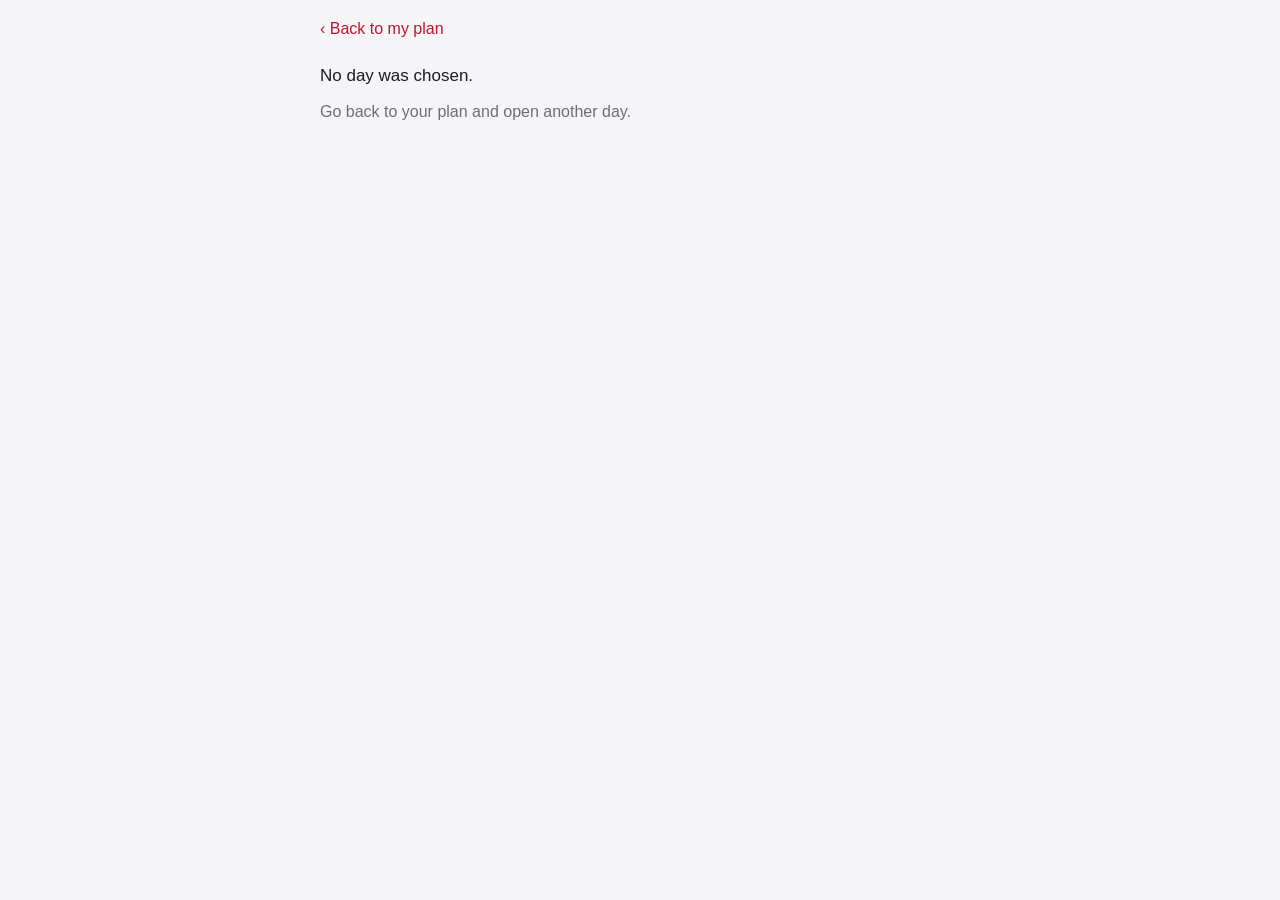
<file: day.html>
<!doctype html>
<html lang="en">
<head>
<meta charset="utf-8">
<meta name="viewport" content="width=device-width, initial-scale=1, viewport-fit=cover">
<meta name="color-scheme" content="light dark">
<meta name="theme-color" content="#f5f5f7" media="(prefers-color-scheme: light)">
<meta name="theme-color" content="#0b0b0d" media="(prefers-color-scheme: dark)">
<title>Daily lesson</title>
<style>
  /* Apple-style day page. Same class names and data-attributes as before, only the look changed. */
  :root{
    --bg:#f5f5f7;--card:#ffffff;--text:#1d1d1f;--muted:#6e6e73;--line:rgba(0,0,0,.09);
    --accent:#c0152f;--soft:rgba(192,21,47,.07);--ok:#1f8a4c;--okbg:rgba(31,138,76,.08);
    --der:#1d5fd1;--die:#c0152f;--das:#1f8a4c;
    --bar:rgba(255,255,255,.78);
    --shadow:0 1px 2px rgba(0,0,0,.04),0 14px 34px -18px rgba(0,0,0,.16);
    --font:-apple-system,BlinkMacSystemFont,"SF Pro Text","SF Pro Display",Inter,"Segoe UI",Roboto,"Helvetica Neue",Arial,system-ui,sans-serif;
  }
  @media (prefers-color-scheme:dark){
    :root{--bg:#0b0b0d;--card:#1c1c1e;--text:#f5f5f7;--muted:#a1a1a6;--line:rgba(255,255,255,.11);
      --accent:#ff6b7f;--soft:rgba(255,107,127,.13);--ok:#4cd387;--okbg:rgba(76,211,135,.10);
      --der:#6aa3ff;--die:#ff6b7f;--das:#4cd387;--bar:rgba(28,28,30,.78);
      --shadow:0 1px 2px rgba(0,0,0,.4),0 14px 34px -18px rgba(0,0,0,.7)}
  }
  *{box-sizing:border-box}
  html{-webkit-text-size-adjust:100%}
  body{margin:0;background:var(--bg);color:var(--text);font:17px/1.6 var(--font);-webkit-font-smoothing:antialiased;-moz-osx-font-smoothing:grayscale}
  .wrap{max-width:680px;margin:0 auto;padding:6px 20px calc(130px + env(safe-area-inset-bottom))}
  .back{display:inline-flex;align-items:center;gap:4px;color:var(--accent);font-weight:500;font-size:16px;text-decoration:none;padding:10px 0;min-height:44px}
  .back:hover{text-decoration:underline}

  /* ---- header ---- */
  .hero{padding:18px 0 4px}
  .eyebrow{margin:0 0 10px;font-size:13px;font-weight:600;letter-spacing:.08em;text-transform:uppercase;color:var(--accent)}
  .eyebrow span{color:var(--muted);font-weight:500}
  h1{margin:0 0 14px;font-size:clamp(30px,7.2vw,44px);line-height:1.08;font-weight:700;letter-spacing:-.025em}
  .lead{margin:0 0 26px;font-size:19px;line-height:1.55;color:var(--muted);max-width:36em}
  .prog{background:var(--card);border-radius:20px;box-shadow:var(--shadow);padding:16px 20px 18px}
  .prog-top{display:flex;justify-content:space-between;align-items:baseline;gap:12px;font-size:15px}
  .prog-top b{font-size:16px;font-weight:600}
  .prog .track{height:6px;margin-top:12px}

  h2{margin:6px 0 12px;font-size:26px;line-height:1.2;font-weight:700;letter-spacing:-.02em}
  h3{margin:28px 0 8px;font-size:19px;line-height:1.3;font-weight:600;letter-spacing:-.01em}
  p{margin:10px 0}
  ul{padding-left:22px}
  li{margin:6px 0}
  .muted{color:var(--muted);font-size:16px}

  /* ---- today list ---- */
  .today{background:var(--card);border-radius:24px;box-shadow:var(--shadow);padding:24px 24px 20px;margin:20px 0}
  .today h2{font-size:20px;margin:0 0 6px}
  .today ol{list-style:none;counter-reset:n;margin:8px 0 6px;padding:0}
  .today li{counter-increment:n;position:relative;margin:0;padding:12px 0 12px 44px;border-bottom:1px solid var(--line);font-size:17px;line-height:1.4}
  .today li:last-child{border-bottom:0}
  .today li::before{content:counter(n);position:absolute;left:0;top:11px;width:28px;height:28px;border-radius:50%;background:var(--soft);color:var(--accent);font-size:14px;font-weight:600;display:flex;align-items:center;justify-content:center}
  .today p.muted{font-size:15px;margin:12px 0 0}

  /* ---- blocks ---- */
  .block{background:var(--card);border-radius:24px;box-shadow:var(--shadow);padding:28px 24px 22px;margin:20px 0}
  .block.done{background:linear-gradient(var(--okbg),var(--okbg)),var(--card)}
  .time{font-size:12px;font-weight:600;letter-spacing:.08em;text-transform:uppercase;color:var(--accent)}
  .goal{background:var(--soft);border-radius:14px;padding:12px 16px;margin:12px 0 16px;font-size:16px;line-height:1.5}
  table{width:100%;border-collapse:collapse;margin:10px 0;font-size:17px}
  th,td{text-align:left;padding:12px 8px;border-bottom:1px solid var(--line);vertical-align:top;overflow-wrap:break-word}
  tr:last-child td{border-bottom:0}
  th{font-size:12px;color:var(--muted);font-weight:600;letter-spacing:.06em;text-transform:uppercase;padding-top:6px;padding-bottom:8px}
  .de{font-weight:600}
  .en{color:var(--muted)}
  .key{background:var(--soft);border-radius:14px;padding:14px 18px;margin:16px 0;font-size:16.5px;line-height:1.55}
  .ex{border-left:2px solid var(--accent);padding:4px 0 4px 16px;margin:14px 0}
  .say{display:inline-block;border:0;background:var(--soft);color:var(--accent);border-radius:999px;padding:4px 14px;font:600 13px/1.4 var(--font);cursor:pointer;margin-left:8px;min-height:32px;transition:transform .15s ease,filter .15s ease}
  .say:hover{filter:brightness(.94)}
  .say:active{transform:scale(.95)}
  details{margin:10px 0}
  summary{cursor:pointer;color:var(--accent);font-weight:600;min-height:32px}
  .q{margin:0;padding:12px 0;border-bottom:1px solid var(--line)}
  .q:last-child{border-bottom:0}
  .done-row{display:flex;align-items:center;gap:14px;margin-top:24px;padding:14px 16px;border-radius:14px;background:var(--bg);cursor:pointer;font-weight:600;min-height:52px;transition:background .15s ease}
  .done-row:hover{filter:brightness(.97)}
  .done-row input{width:26px;height:26px;accent-color:var(--ok);flex:none}
  .der{color:var(--der)}.die{color:var(--die)}.das{color:var(--das)}
  .text-de{font-size:20px;line-height:1.75}
  mark{background:var(--soft);color:inherit;border-radius:4px;padding:0 3px}
  .next{text-align:center;margin-top:32px}

  /* ---- bottom progress bar ---- */
  .bar{position:fixed;left:0;right:0;bottom:0;background:var(--bar);-webkit-backdrop-filter:saturate(180%) blur(20px);backdrop-filter:saturate(180%) blur(20px);border-top:1px solid var(--line);padding:10px 20px calc(10px + env(safe-area-inset-bottom));z-index:5}
  .bar-in{max-width:680px;margin:0 auto;font-size:14px}
  .track{height:4px;background:var(--line);border-radius:99px;overflow:hidden;margin-top:8px}
  .fill{height:100%;width:0;background:var(--accent);border-radius:99px;transition:width .35s cubic-bezier(.2,.8,.2,1)}

  a:focus-visible,button:focus-visible,summary:focus-visible,input:focus-visible{outline:3px solid var(--accent);outline-offset:2px;border-radius:8px}
  @media (max-width:480px){
    .wrap{padding-left:16px;padding-right:16px}
    .block,.today{padding:22px 18px 18px;border-radius:20px}
    .lead{font-size:18px}
    table{font-size:16px}
    th,td{padding:11px 6px}
  }
  @media (prefers-reduced-motion:reduce){*{transition:none !important}}
</style>
</head>
<body>
<div class="wrap">
<a class="back" id="back" href="index.html">&lsaquo; Back to my plan</a>
<div id="root"><p class="muted">Loading the lesson ...</p></div>
</div>
<div class="bar" id="bar" style="display:none"><div class="bar-in">
  <b id="pct">0 of 6 blocks &middot; 0 of 3 hours</b>
  <div class="track"><div class="fill" id="fill"></div></div>
</div></div>

<script>
(function(){
  var d = parseInt(new URLSearchParams(location.search).get("d"), 10) || 0;
  var KEY = "day" + d + ".v1", root = document.getElementById("root"), TOTAL = 240;
  function A(s){ return String(s).replace(/&/g,"&amp;").replace(/"/g,"&quot;").replace(/</g,"&lt;"); }
  function plain(s){ return String(s).replace(/<[^>]+>/g," ").replace(/\s+/g," ").trim(); }
  function say(t, label){ return '<button class="say" data-say="' + A(plain(t)) + '">' + (label || "Hear it") + '</button>'; }
  function art(s){ return s.replace(/^(der|die|das) /, '<span class="$1">$1</span> '); }
  function li(a){ return a.map(function(x){ return "<li>" + x + "</li>"; }).join(""); }
  function tm(m){ return Math.floor(m / 60) + ":" + ("0" + (m % 60)).slice(-2); }
  function fail(msg){ root.innerHTML = '<p>' + msg + '</p><p class="muted">Go back to your plan and open another day.</p>'; }

  var R = {
    h: function(p){ return "<h3>" + p.h + "</h3>"; },
    p: function(p){ return '<p class="muted">' + p.h + "</p>"; },
    key: function(p){ return '<div class="key">' + p.h + "</div>"; },
    list: function(p){ return (p.title ? "<h3>" + p.title + "</h3>" : "") + "<ul>" + li(p.items) + "</ul>"; },
    words: function(p){
      return '<table><tr><th>German</th><th>English</th></tr>' + p.rows.map(function(r){
        return '<tr><td class="de">' + art(r[0]) + " " + say(r[0]) + '</td><td class="en">' + r[1] + "</td></tr>";
      }).join("") + "</table>";
    },
    table: function(p){
      var de = p.de || [];
      return "<table><tr>" + p.head.map(function(h){ return "<th>" + h + "</th>"; }).join("") + "</tr>" + p.rows.map(function(r){
        return "<tr>" + r.map(function(c, i){ return "<td" + (de.indexOf(i) > -1 ? ' class="de"' : "") + ">" + c + "</td>"; }).join("") + "</tr>";
      }).join("") + "</table>";
    },
    ex: function(p){
      return p.items.map(function(x){
        return '<div class="ex"><span class="de">' + x[0] + "</span> " + say(x[0]) + (x[1] ? '<br><span class="en">' + x[1] + "</span>" : "") + "</div>";
      }).join("");
    },
    q: function(p){
      return (p.title ? "<h3>" + p.title + "</h3>" : "") + (p.goal ? '<div class="goal">' + p.goal + "</div>" : "")
        + p.items.map(function(x){ return '<div class="q">' + x + "</div>"; }).join("")
        + (p.ans ? "<details><summary>Show answers</summary><p>" + p.ans + "</p></details>" : "");
    },
    text: function(p){
      return (p.title ? "<h3>" + p.title + "</h3>" : "")
        + "<p>" + say(p.de, "Hear the text") + ' <span class="muted">' + (p.hide ? "Listen first, without reading." : "Listen first with the text hidden.") + "</span></p>"
        + "<details" + (p.hide ? "" : " open") + '><summary>Show / hide the text</summary><div class="text-de">' + p.de + "</div></details>"
        + (p.en ? '<details><summary>Show translation</summary><p class="en">' + p.en + "</p></details>" : "")
        + (p.note ? '<p class="muted">' + p.note + "</p>" : "")
        + (p.qs ? R.q({title: "Questions", items: p.qs, ans: p.ans}) : "");
    },
    say: function(p){
      return (p.title ? "<h3>" + p.title + "</h3>" : "") + (p.goal ? '<div class="goal">' + p.goal + "</div>" : "")
        + R.ex({items: p.items.map(function(x){ return [x, ""]; })});
    },
    write: function(p){
      return (p.title ? "<h3>" + p.title + "</h3>" : "") + '<div class="goal">' + p.goal + "</div>"
        + (p.starters ? "<p>Starters you can copy and change:</p><ul>" + li(p.starters) + "</ul>" : "")
        + (p.model ? '<details><summary>Show a model answer</summary><p class="de">' + p.model + "</p></details>" : "");
    }
  };

  function load(){ try{ return JSON.parse(localStorage.getItem(KEY)) || {}; }catch(e){ return {}; } }
  function save(s){ try{ localStorage.setItem(KEY, JSON.stringify(s)); }catch(e){} }
  var state = load();

  function setText(id, t){ var el = document.getElementById(id); if(el) el.textContent = t; }
  function render(){
    var n = 0;
    document.querySelectorAll("[data-done]").forEach(function(b){
      var id = b.getAttribute("data-done");
      b.checked = !!state[id];
      if(b.checked) n++;
      var sec = b.closest(".block"); if(sec) sec.classList.toggle("done", b.checked);
    });
    setText("pct", n + " of 6 blocks \u00b7 " + (n * 0.5) + " of 3 hours");
    document.getElementById("fill").style.width = (n / 6 * 100) + "%";
    setText("pct2", n + " of 6 blocks");
    setText("hrs2", (n * 0.5) + " of 3 hours");
    var f2 = document.getElementById("fill2"); if(f2) f2.style.width = (n / 6 * 100) + "%";
  }

  function build(D){
    document.title = "Day " + d + ": " + D.title;
    var lvl = String(D.level || "").replace(/^Level\s+/i, "");
    var html = '<header class="hero"><p class="eyebrow">' + (lvl ? lvl + " &middot; " : "") + "Day " + d + " <span>of " + TOTAL + "</span></p>"
      + "<h1>" + D.title + '</h1><p class="lead">' + D.intro + "</p>"
      + '<div class="prog"><div class="prog-top"><b id="pct2">0 of 6 blocks</b><span class="muted" id="hrs2">0 of 3 hours</span></div><div class="track"><div class="fill" id="fill2"></div></div></div></header>'
      + '<div class="today"><h2>What to do today</h2><ol>' + D.blocks.map(function(b){ return "<li>" + b.title + ' <span class="muted">(30 min)</span></li>'; }).join("")
      + '</ol><p class="muted">Do the blocks in this order. Tap Hear it to hear German. Tap Show answers only after you try. Tick each block when you finish it.</p></div>';
    D.blocks.forEach(function(b, i){
      html += '<section class="block" data-block="' + (i + 1) + '"><div class="time">Block ' + (i + 1) + " \u00b7 " + tm(i * 30) + " to " + tm(i * 30 + 30) + "</div><h2>" + b.title + "</h2>"
        + (b.goal ? '<div class="goal">' + b.goal + "</div>" : "")
        + b.parts.map(function(p){ return R[p.t](p); }).join("")
        + '<label class="done-row"><input type="checkbox" data-done="' + (i + 1) + '"> Block ' + (i + 1) + " done</label></section>";
    });
    var nx = (window.DAY_META || {})[d + 1];
    html += '<p class="muted next">Day ' + d + " finished. " + (nx ? 'Tomorrow: <a href="' + (nx.url || ("day.html?d=" + (d + 1))) + '">Day ' + (d + 1) + "</a>." : "Tomorrow: Day " + (d + 1) + ".") + "</p>";
    root.innerHTML = html;
    document.getElementById("bar").style.display = "block";
    render();
  }

  document.addEventListener("change", function(e){
    var id = e.target && e.target.getAttribute && e.target.getAttribute("data-done");
    if(!id) return;
    state[id] = e.target.checked; save(state); render();
  });

  var voice = null;
  function pickVoice(){ try{ voice = speechSynthesis.getVoices().filter(function(v){ return /^de(-|_)/i.test(v.lang); })[0] || null; }catch(e){} }
  try{ pickVoice(); speechSynthesis.onvoiceschanged = pickVoice; }catch(e){}
  function speak(text){
    if(!("speechSynthesis" in window)){ alert("Your browser cannot read German aloud. Try Chrome or Safari."); return; }
    speechSynthesis.cancel();
    var u = new SpeechSynthesisUtterance(text); u.lang = "de-DE"; u.rate = 0.9;
    if(voice) u.voice = voice;
    speechSynthesis.speak(u);
  }
  document.addEventListener("click", function(e){
    var t = e.target.closest && e.target.closest(".say");
    if(t) speak(t.getAttribute("data-say") || "");
  });
  document.getElementById("back").addEventListener("click", function(e){
    if(document.referrer && history.length > 1){ e.preventDefault(); history.back(); }
  });

  function loadScript(src, ok, bad){ var s = document.createElement("script"); s.src = src; s.onload = ok; s.onerror = bad; document.head.appendChild(s); }
  if(!d){ fail("No day was chosen."); return; }
  loadScript("days-meta.js?t=" + Date.now(), function(){
    var m = (window.DAY_META || {})[d];
    if(!m || !m.file){ fail("Day " + d + " is not written yet."); return; }
    loadScript(m.file + "?t=" + Date.now(), function(){
      var D = (window.DAYS || {})[d];
      if(!D){ fail("Day " + d + " could not be loaded."); return; }
      build(D);
    }, function(){ fail("The lesson file for Day " + d + " could not be loaded."); });
  }, function(){ fail("The day list could not be loaded."); });
})();
</script>
</body>
</html>
</file>
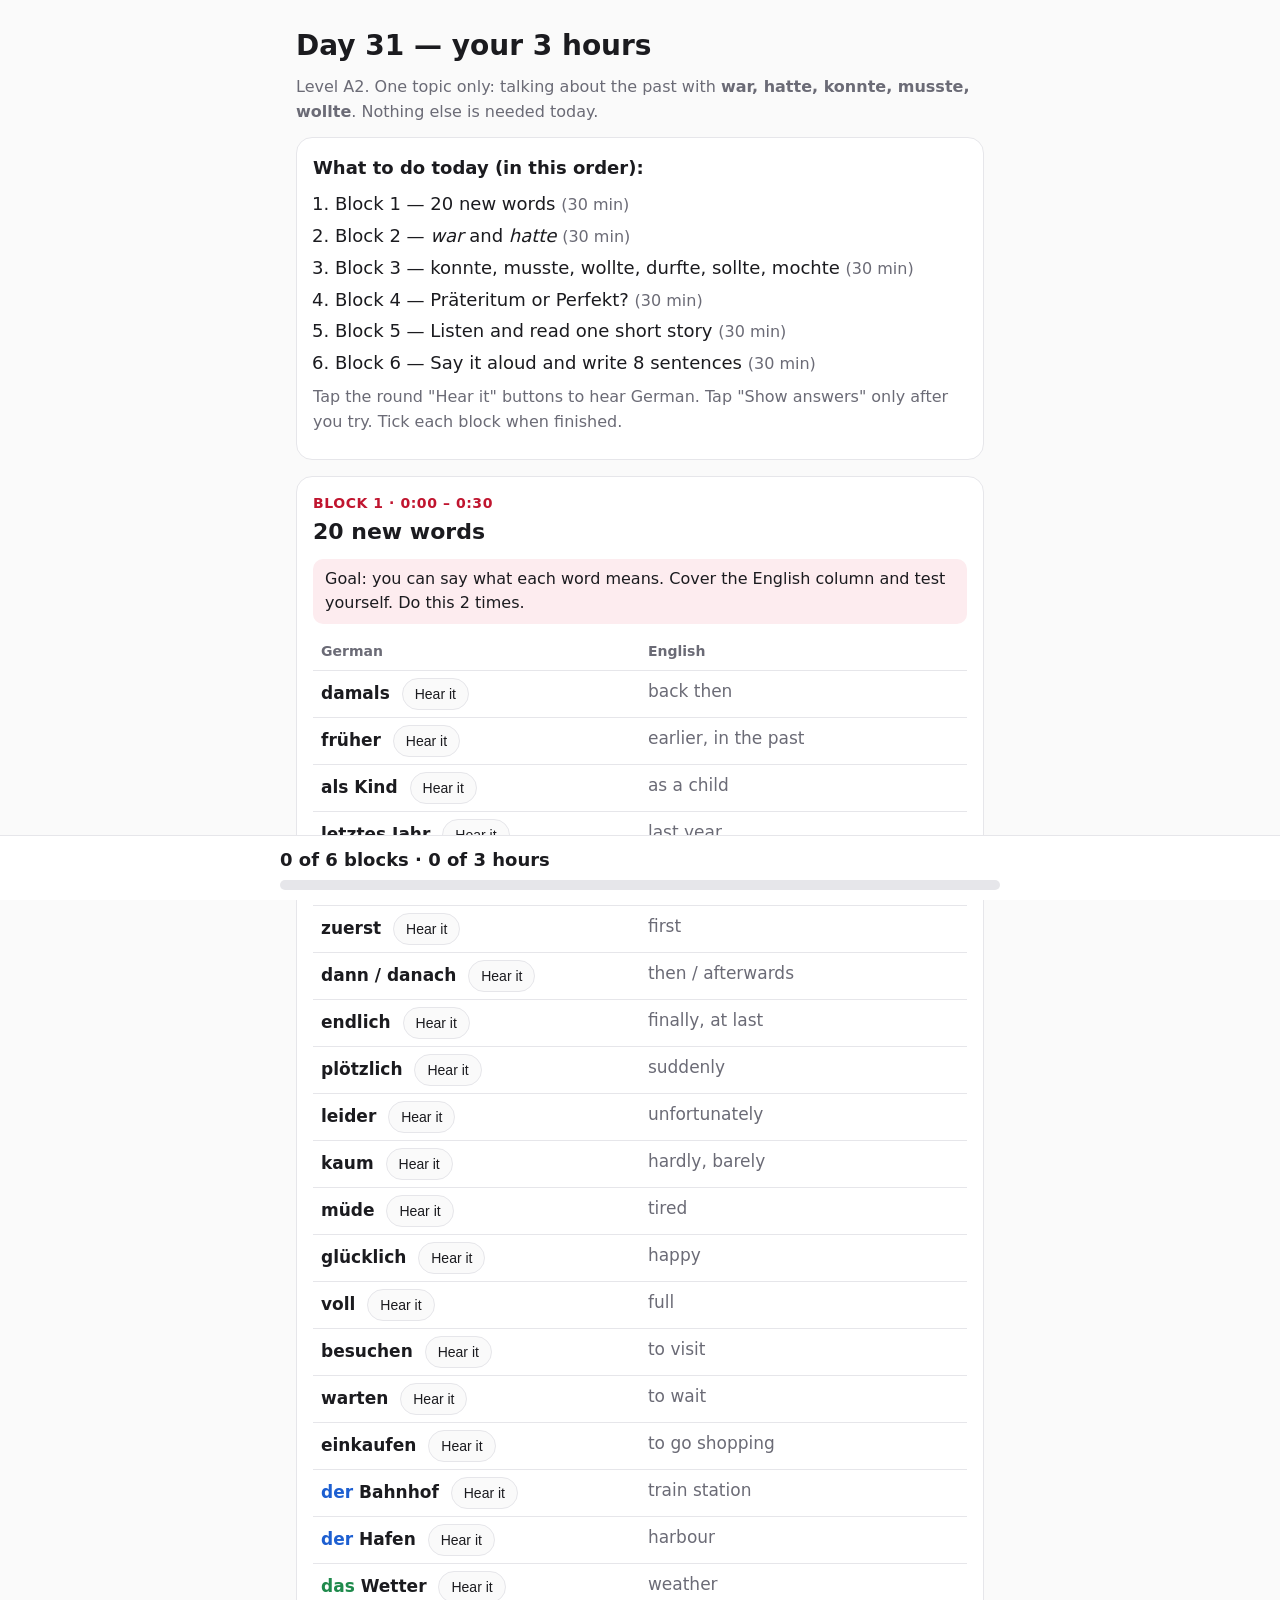
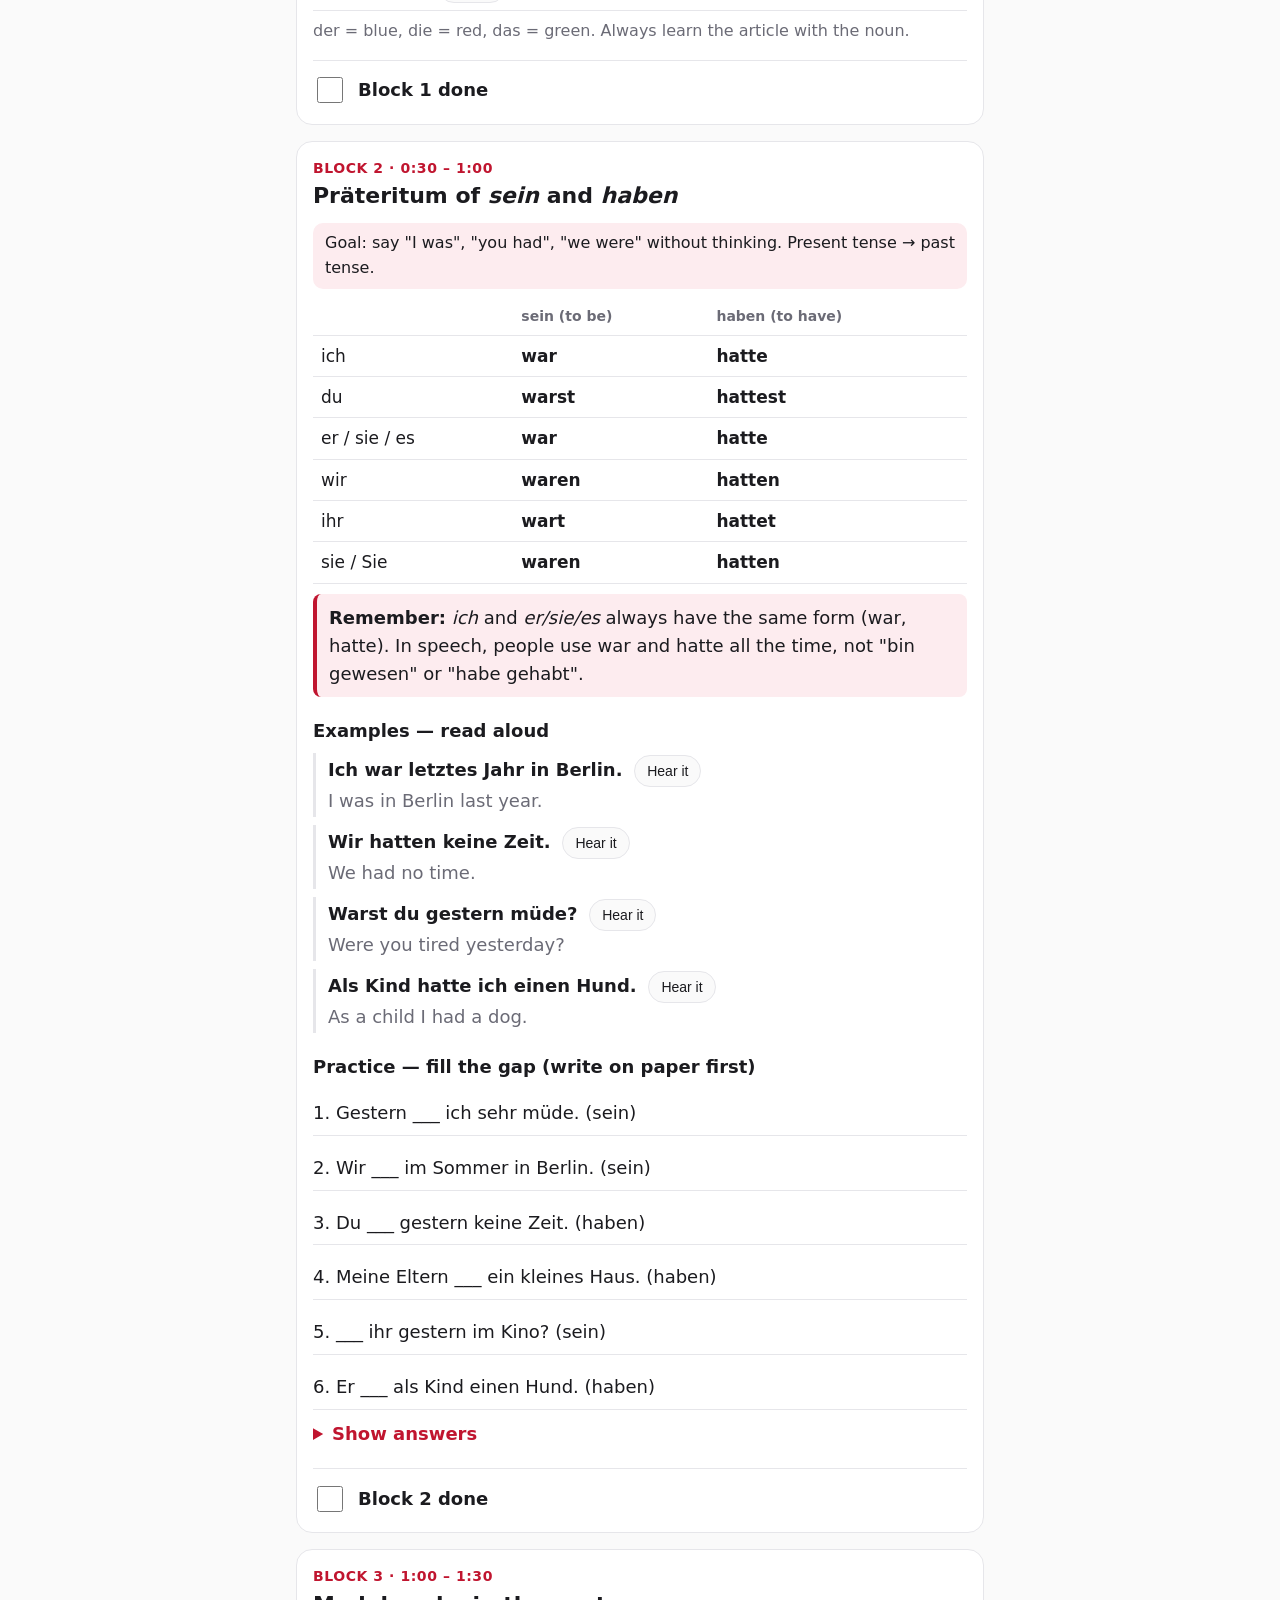
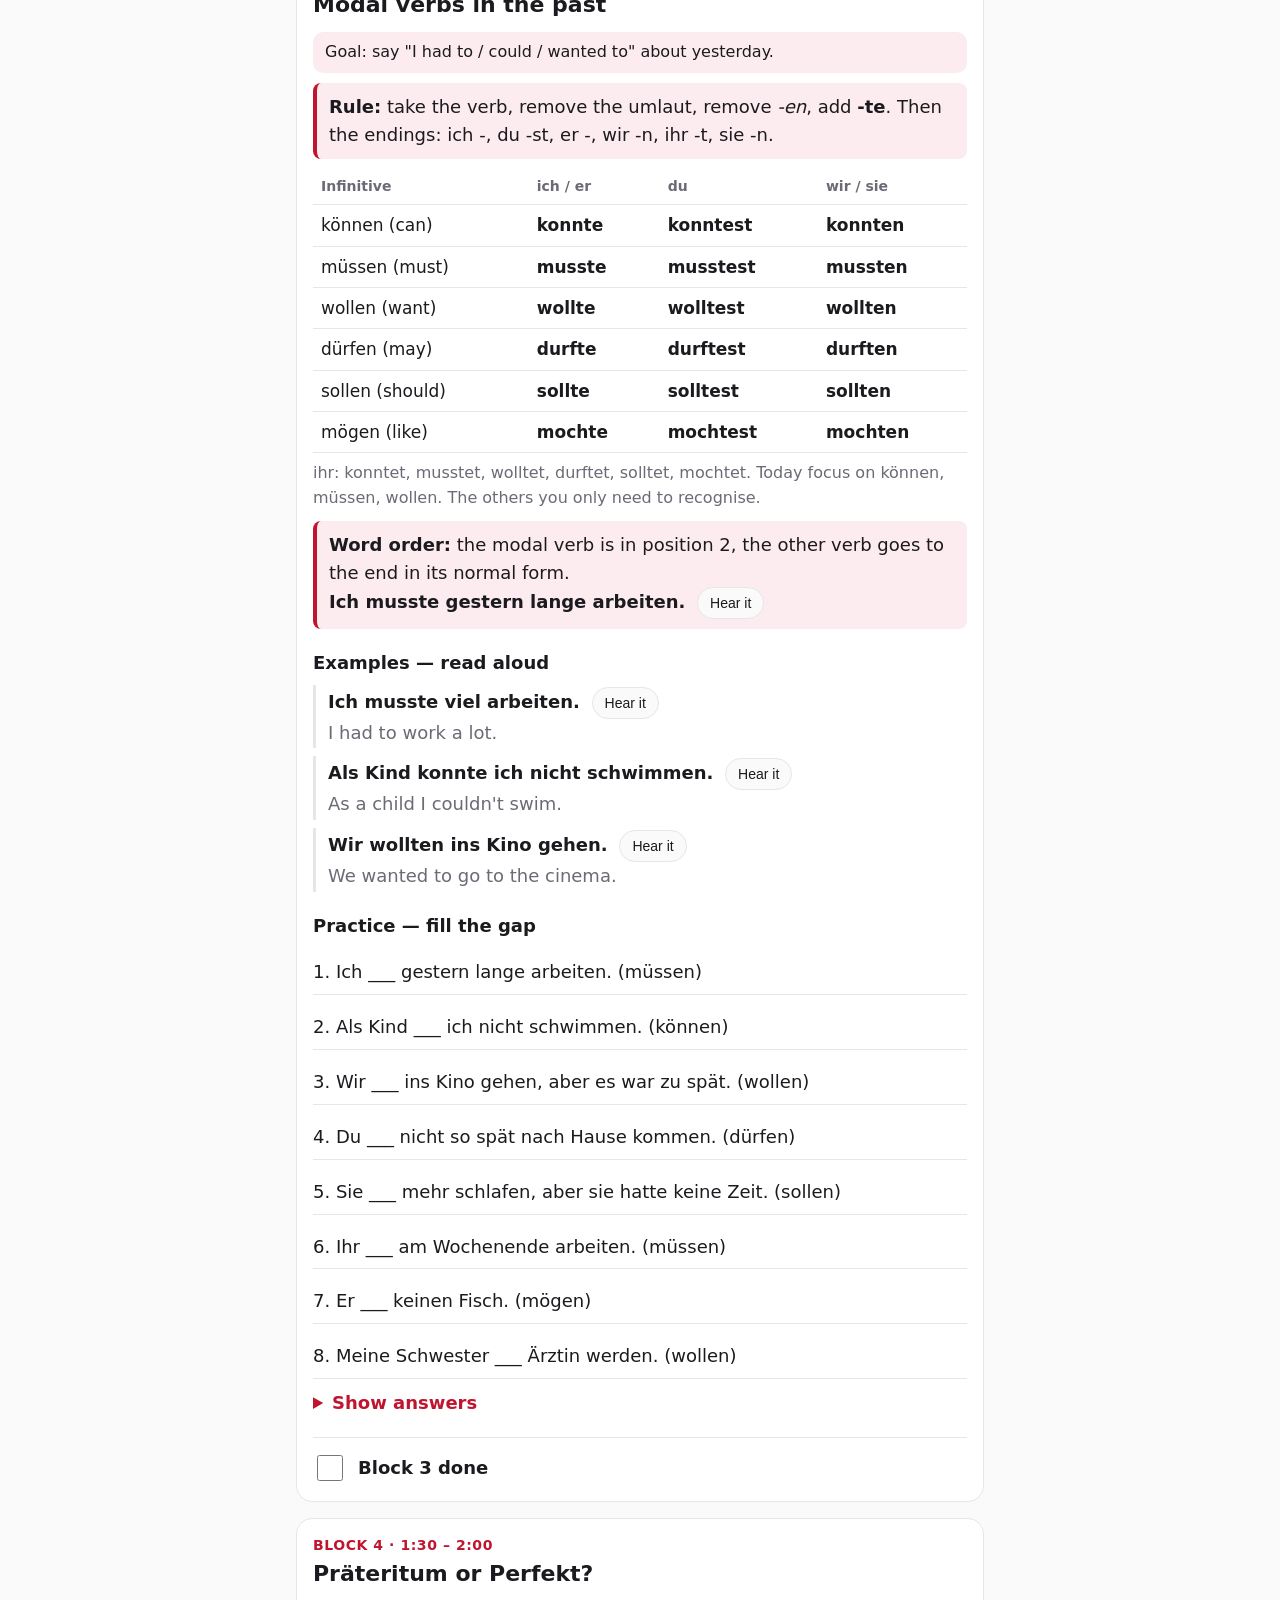
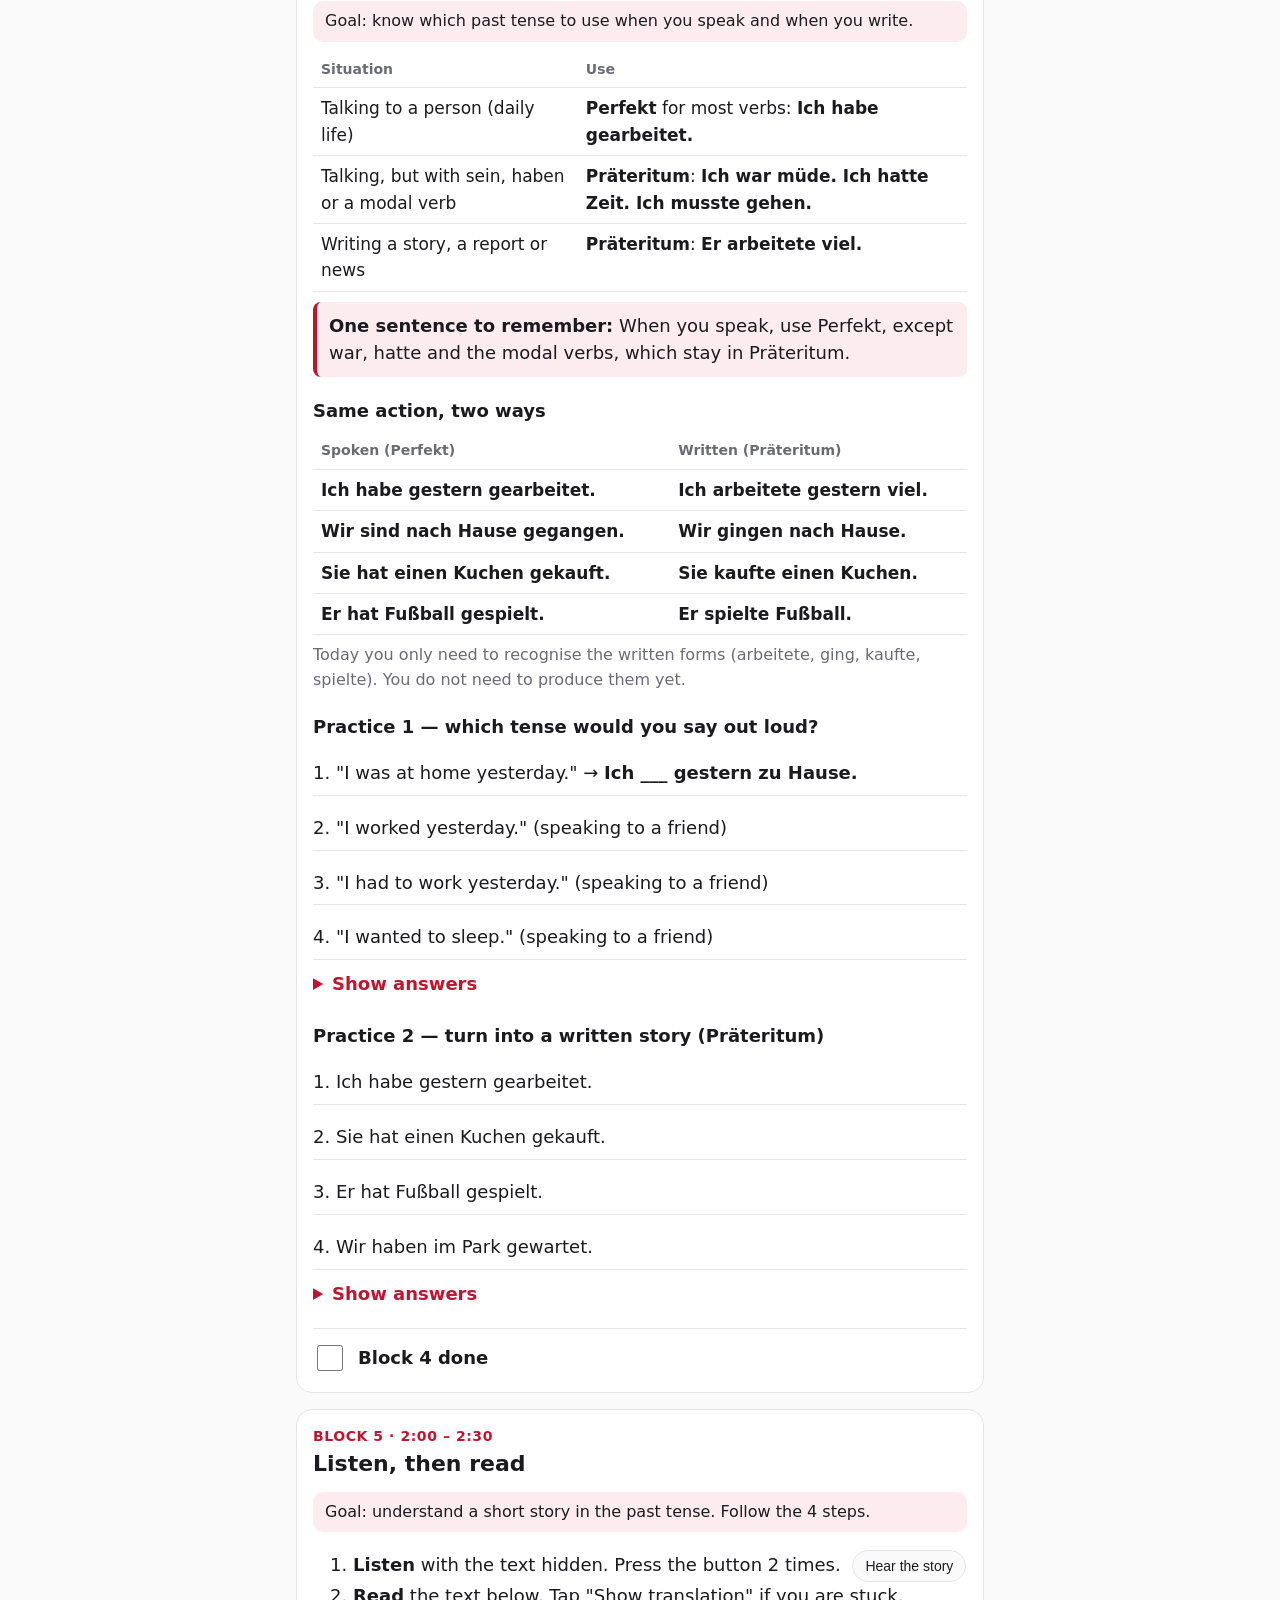
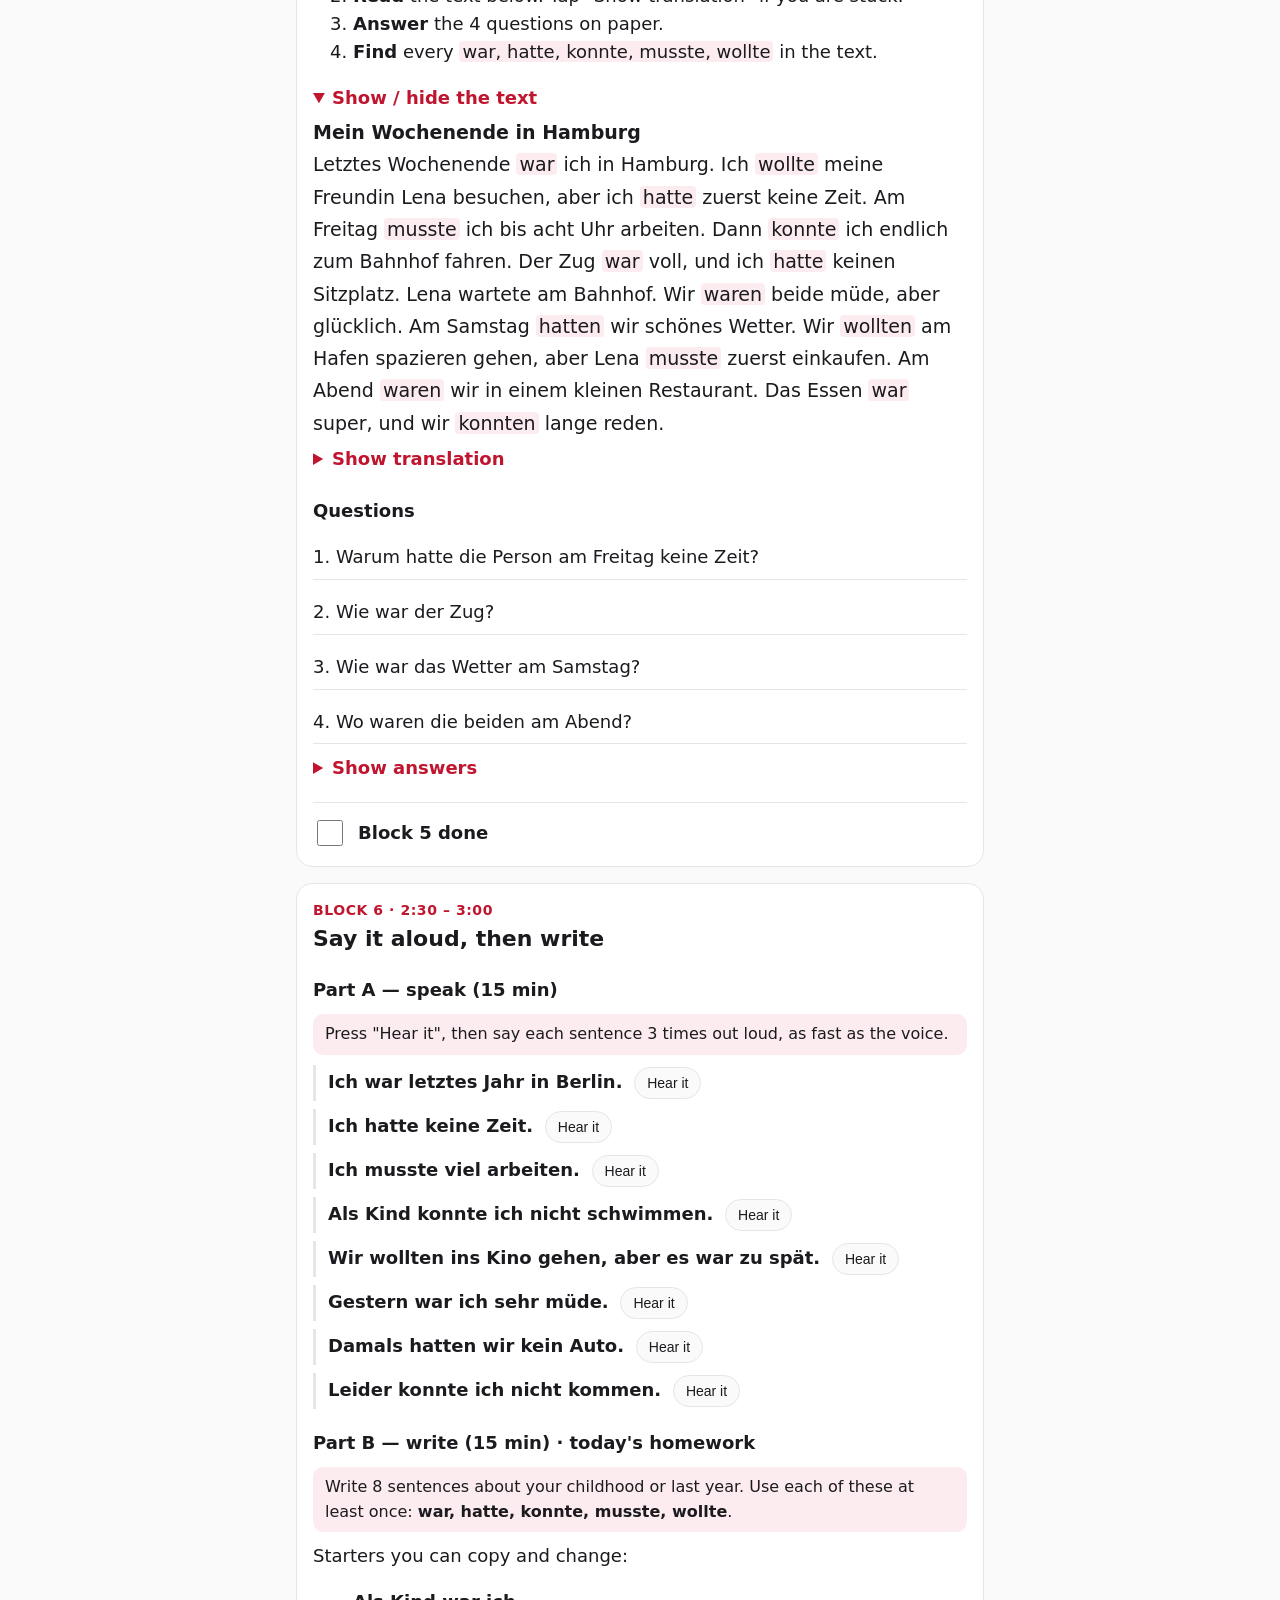
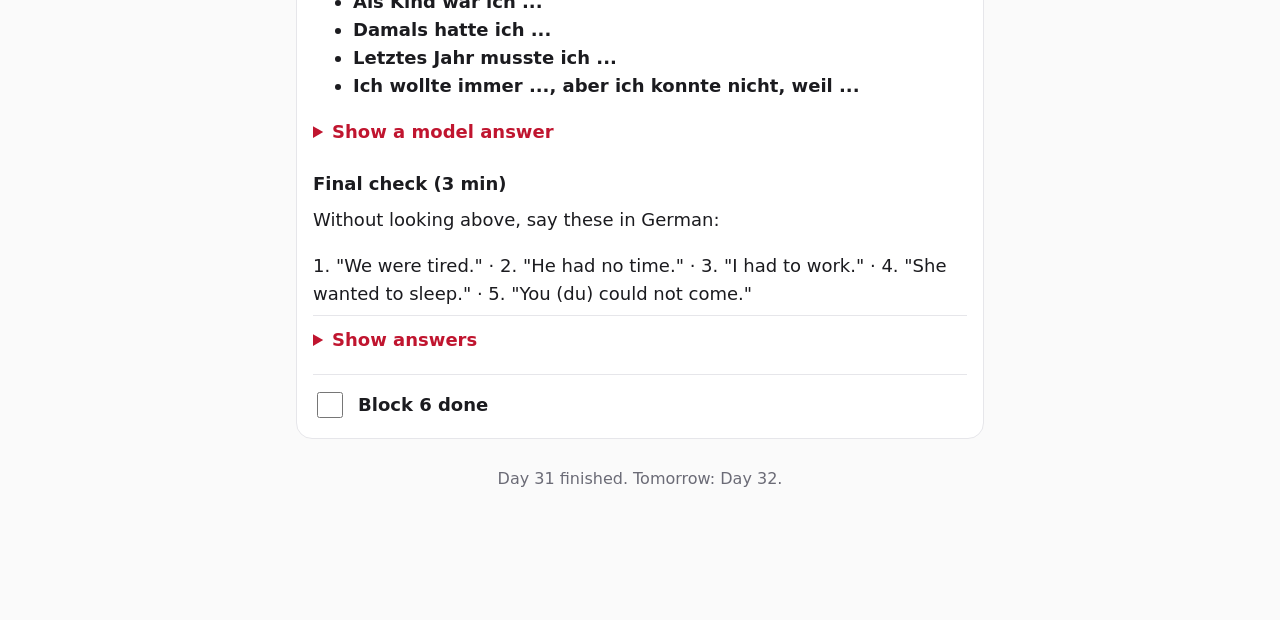
<file: day31.html>
<!doctype html>
<html lang="en">
<head>
<meta charset="utf-8">
<meta name="viewport" content="width=device-width, initial-scale=1">
<title>Day 31 — 3 hour plan</title>
<style>
  :root{--bg:#fafafa;--card:#fff;--text:#1b1b1f;--muted:#6b6b76;--line:#e6e6ea;--accent:#c0152f;--soft:#fdecef;--ok:#1f8a4c;--okbg:#e8f6ee;--der:#1d5fd1;--die:#c0152f;--das:#1f8a4c}
  @media (prefers-color-scheme:dark){:root{--bg:#111114;--card:#1b1b20;--text:#f2f2f5;--muted:#a0a0ab;--line:#2d2d35;--accent:#ff5d73;--soft:#33181d;--ok:#4cd387;--okbg:#14301f;--der:#6aa3ff;--die:#ff5d73;--das:#4cd387}}
  *{box-sizing:border-box}
  body{margin:0;background:var(--bg);color:var(--text);font:18px/1.55 system-ui,-apple-system,"Segoe UI",Roboto,sans-serif}
  .wrap{max-width:720px;margin:0 auto;padding:16px 16px 120px}
  h1{font-size:28px;margin:8px 0 4px}
  h2{font-size:22px;margin:0 0 4px}
  h3{font-size:18px;margin:20px 0 6px}
  p{margin:8px 0}
  .muted{color:var(--muted);font-size:16px}
  .today{background:var(--card);border:1px solid var(--line);border-radius:16px;padding:16px;margin:12px 0}
  .today ol{margin:8px 0 0;padding-left:22px}
  .today li{margin:4px 0}
  .block{background:var(--card);border:1px solid var(--line);border-radius:16px;padding:16px;margin:16px 0}
  .block.done{border-color:var(--ok);background:var(--okbg)}
  .time{font-size:14px;color:var(--accent);font-weight:700;letter-spacing:.04em;text-transform:uppercase}
  .goal{background:var(--soft);border-radius:10px;padding:8px 12px;margin:10px 0;font-size:16px}
  table{width:100%;border-collapse:collapse;margin:8px 0;font-size:17px}
  th,td{text-align:left;padding:7px 8px;border-bottom:1px solid var(--line);vertical-align:top}
  th{font-size:14px;color:var(--muted);font-weight:600}
  .de{font-weight:600}
  .en{color:var(--muted)}
  .key{background:var(--soft);border-left:4px solid var(--accent);border-radius:8px;padding:10px 12px;margin:10px 0}
  .ex{border-left:3px solid var(--line);padding:2px 0 2px 12px;margin:8px 0}
  .say{display:inline-block;border:1px solid var(--line);background:var(--bg);color:var(--text);border-radius:999px;padding:4px 12px;font-size:14px;cursor:pointer;margin-left:6px;min-height:32px}
  .say:active{transform:scale(.96)}
  details{margin:6px 0}
  summary{cursor:pointer;color:var(--accent);font-weight:600;min-height:32px}
  .q{margin:10px 0;padding:8px 0;border-bottom:1px solid var(--line)}
  .q:last-child{border-bottom:0}
  .done-row{display:flex;align-items:center;gap:12px;margin-top:16px;padding-top:12px;border-top:1px solid var(--line);cursor:pointer;font-weight:700;min-height:48px}
  .done-row input{width:26px;height:26px;accent-color:var(--ok)}
  .bar{position:fixed;left:0;right:0;bottom:0;background:var(--card);border-top:1px solid var(--line);padding:10px 16px;z-index:5}
  .bar-in{max-width:720px;margin:0 auto}
  .track{height:10px;background:var(--line);border-radius:99px;overflow:hidden;margin-top:6px}
  .fill{height:100%;width:0;background:var(--ok);transition:width .25s}
  .der{color:var(--der)}.die{color:var(--die)}.das{color:var(--das)}
  .text-de{font-size:19px;line-height:1.7}
  mark{background:var(--soft);color:inherit;border-radius:4px;padding:0 3px}
</style>
</head>
<body>
<div class="wrap">

<h1>Day 31 — your 3 hours</h1>
<p class="muted">Level A2. One topic only: talking about the past with <b>war, hatte, konnte, musste, wollte</b>. Nothing else is needed today.</p>

<div class="today">
  <b>What to do today (in this order):</b>
  <ol>
    <li>Block 1 — 20 new words <span class="muted">(30 min)</span></li>
    <li>Block 2 — <i>war</i> and <i>hatte</i> <span class="muted">(30 min)</span></li>
    <li>Block 3 — konnte, musste, wollte, durfte, sollte, mochte <span class="muted">(30 min)</span></li>
    <li>Block 4 — Präteritum or Perfekt? <span class="muted">(30 min)</span></li>
    <li>Block 5 — Listen and read one short story <span class="muted">(30 min)</span></li>
    <li>Block 6 — Say it aloud and write 8 sentences <span class="muted">(30 min)</span></li>
  </ol>
  <p class="muted">Tap the round "Hear it" buttons to hear German. Tap "Show answers" only after you try. Tick each block when finished.</p>
</div>

<!-- ============ BLOCK 1 ============ -->
<section class="block" data-block="1">
  <div class="time">Block 1 · 0:00 – 0:30</div>
  <h2>20 new words</h2>
  <div class="goal">Goal: you can say what each word means. Cover the English column and test yourself. Do this 2 times.</div>
  <table>
    <tr><th>German</th><th>English</th></tr>
    <tr><td class="de">damals <button class="say" data-say="damals">Hear it</button></td><td class="en">back then</td></tr>
    <tr><td class="de">früher <button class="say" data-say="früher">Hear it</button></td><td class="en">earlier, in the past</td></tr>
    <tr><td class="de">als Kind <button class="say" data-say="als Kind">Hear it</button></td><td class="en">as a child</td></tr>
    <tr><td class="de">letztes Jahr <button class="say" data-say="letztes Jahr">Hear it</button></td><td class="en">last year</td></tr>
    <tr><td class="de">vorgestern <button class="say" data-say="vorgestern">Hear it</button></td><td class="en">the day before yesterday</td></tr>
    <tr><td class="de">zuerst <button class="say" data-say="zuerst">Hear it</button></td><td class="en">first</td></tr>
    <tr><td class="de">dann / danach <button class="say" data-say="dann, danach">Hear it</button></td><td class="en">then / afterwards</td></tr>
    <tr><td class="de">endlich <button class="say" data-say="endlich">Hear it</button></td><td class="en">finally, at last</td></tr>
    <tr><td class="de">plötzlich <button class="say" data-say="plötzlich">Hear it</button></td><td class="en">suddenly</td></tr>
    <tr><td class="de">leider <button class="say" data-say="leider">Hear it</button></td><td class="en">unfortunately</td></tr>
    <tr><td class="de">kaum <button class="say" data-say="kaum">Hear it</button></td><td class="en">hardly, barely</td></tr>
    <tr><td class="de">müde <button class="say" data-say="müde">Hear it</button></td><td class="en">tired</td></tr>
    <tr><td class="de">glücklich <button class="say" data-say="glücklich">Hear it</button></td><td class="en">happy</td></tr>
    <tr><td class="de">voll <button class="say" data-say="voll">Hear it</button></td><td class="en">full</td></tr>
    <tr><td class="de">besuchen <button class="say" data-say="besuchen">Hear it</button></td><td class="en">to visit</td></tr>
    <tr><td class="de">warten <button class="say" data-say="warten">Hear it</button></td><td class="en">to wait</td></tr>
    <tr><td class="de">einkaufen <button class="say" data-say="einkaufen">Hear it</button></td><td class="en">to go shopping</td></tr>
    <tr><td class="de"><span class="der">der</span> Bahnhof <button class="say" data-say="der Bahnhof">Hear it</button></td><td class="en">train station</td></tr>
    <tr><td class="de"><span class="der">der</span> Hafen <button class="say" data-say="der Hafen">Hear it</button></td><td class="en">harbour</td></tr>
    <tr><td class="de"><span class="das">das</span> Wetter <button class="say" data-say="das Wetter">Hear it</button></td><td class="en">weather</td></tr>
  </table>
  <p class="muted">der = blue, die = red, das = green. Always learn the article with the noun.</p>
  <label class="done-row"><input type="checkbox" data-done="1"> Block 1 done</label>
</section>

<!-- ============ BLOCK 2 ============ -->
<section class="block" data-block="2">
  <div class="time">Block 2 · 0:30 – 1:00</div>
  <h2>Präteritum of <i>sein</i> and <i>haben</i></h2>
  <div class="goal">Goal: say "I was", "you had", "we were" without thinking. Present tense → past tense.</div>

  <table>
    <tr><th></th><th>sein (to be)</th><th>haben (to have)</th></tr>
    <tr><td>ich</td><td class="de">war</td><td class="de">hatte</td></tr>
    <tr><td>du</td><td class="de">warst</td><td class="de">hattest</td></tr>
    <tr><td>er / sie / es</td><td class="de">war</td><td class="de">hatte</td></tr>
    <tr><td>wir</td><td class="de">waren</td><td class="de">hatten</td></tr>
    <tr><td>ihr</td><td class="de">wart</td><td class="de">hattet</td></tr>
    <tr><td>sie / Sie</td><td class="de">waren</td><td class="de">hatten</td></tr>
  </table>
  <div class="key"><b>Remember:</b> <i>ich</i> and <i>er/sie/es</i> always have the same form (war, hatte). In speech, people use war and hatte all the time, not "bin gewesen" or "habe gehabt".</div>

  <h3>Examples — read aloud</h3>
  <div class="ex"><span class="de">Ich war letztes Jahr in Berlin.</span> <button class="say" data-say="Ich war letztes Jahr in Berlin.">Hear it</button><br><span class="en">I was in Berlin last year.</span></div>
  <div class="ex"><span class="de">Wir hatten keine Zeit.</span> <button class="say" data-say="Wir hatten keine Zeit.">Hear it</button><br><span class="en">We had no time.</span></div>
  <div class="ex"><span class="de">Warst du gestern müde?</span> <button class="say" data-say="Warst du gestern müde?">Hear it</button><br><span class="en">Were you tired yesterday?</span></div>
  <div class="ex"><span class="de">Als Kind hatte ich einen Hund.</span> <button class="say" data-say="Als Kind hatte ich einen Hund.">Hear it</button><br><span class="en">As a child I had a dog.</span></div>

  <h3>Practice — fill the gap (write on paper first)</h3>
  <div class="q">1. Gestern ___ ich sehr müde. (sein)</div>
  <div class="q">2. Wir ___ im Sommer in Berlin. (sein)</div>
  <div class="q">3. Du ___ gestern keine Zeit. (haben)</div>
  <div class="q">4. Meine Eltern ___ ein kleines Haus. (haben)</div>
  <div class="q">5. ___ ihr gestern im Kino? (sein)</div>
  <div class="q">6. Er ___ als Kind einen Hund. (haben)</div>
  <details><summary>Show answers</summary>
    <p>1. war · 2. waren · 3. hattest · 4. hatten · 5. Wart · 6. hatte</p>
  </details>
  <label class="done-row"><input type="checkbox" data-done="2"> Block 2 done</label>
</section>

<!-- ============ BLOCK 3 ============ -->
<section class="block" data-block="3">
  <div class="time">Block 3 · 1:00 – 1:30</div>
  <h2>Modal verbs in the past</h2>
  <div class="goal">Goal: say "I had to / could / wanted to" about yesterday.</div>

  <div class="key"><b>Rule:</b> take the verb, remove the umlaut, remove <i>-en</i>, add <b>-te</b>. Then the endings: ich -, du -st, er -, wir -n, ihr -t, sie -n.</div>

  <table>
    <tr><th>Infinitive</th><th>ich / er</th><th>du</th><th>wir / sie</th></tr>
    <tr><td>können (can)</td><td class="de">konnte</td><td class="de">konntest</td><td class="de">konnten</td></tr>
    <tr><td>müssen (must)</td><td class="de">musste</td><td class="de">musstest</td><td class="de">mussten</td></tr>
    <tr><td>wollen (want)</td><td class="de">wollte</td><td class="de">wolltest</td><td class="de">wollten</td></tr>
    <tr><td>dürfen (may)</td><td class="de">durfte</td><td class="de">durftest</td><td class="de">durften</td></tr>
    <tr><td>sollen (should)</td><td class="de">sollte</td><td class="de">solltest</td><td class="de">sollten</td></tr>
    <tr><td>mögen (like)</td><td class="de">mochte</td><td class="de">mochtest</td><td class="de">mochten</td></tr>
  </table>
  <p class="muted">ihr: konntet, musstet, wolltet, durftet, solltet, mochtet. Today focus on können, müssen, wollen. The others you only need to recognise.</p>

  <div class="key"><b>Word order:</b> the modal verb is in position 2, the other verb goes to the end in its normal form.<br>
  <span class="de">Ich musste gestern lange arbeiten.</span> <button class="say" data-say="Ich musste gestern lange arbeiten.">Hear it</button></div>

  <h3>Examples — read aloud</h3>
  <div class="ex"><span class="de">Ich musste viel arbeiten.</span> <button class="say" data-say="Ich musste viel arbeiten.">Hear it</button><br><span class="en">I had to work a lot.</span></div>
  <div class="ex"><span class="de">Als Kind konnte ich nicht schwimmen.</span> <button class="say" data-say="Als Kind konnte ich nicht schwimmen.">Hear it</button><br><span class="en">As a child I couldn't swim.</span></div>
  <div class="ex"><span class="de">Wir wollten ins Kino gehen.</span> <button class="say" data-say="Wir wollten ins Kino gehen.">Hear it</button><br><span class="en">We wanted to go to the cinema.</span></div>

  <h3>Practice — fill the gap</h3>
  <div class="q">1. Ich ___ gestern lange arbeiten. (müssen)</div>
  <div class="q">2. Als Kind ___ ich nicht schwimmen. (können)</div>
  <div class="q">3. Wir ___ ins Kino gehen, aber es war zu spät. (wollen)</div>
  <div class="q">4. Du ___ nicht so spät nach Hause kommen. (dürfen)</div>
  <div class="q">5. Sie ___ mehr schlafen, aber sie hatte keine Zeit. (sollen)</div>
  <div class="q">6. Ihr ___ am Wochenende arbeiten. (müssen)</div>
  <div class="q">7. Er ___ keinen Fisch. (mögen)</div>
  <div class="q">8. Meine Schwester ___ Ärztin werden. (wollen)</div>
  <details><summary>Show answers</summary>
    <p>1. musste · 2. konnte · 3. wollten · 4. durftest · 5. sollte · 6. musstet · 7. mochte · 8. wollte</p>
  </details>
  <label class="done-row"><input type="checkbox" data-done="3"> Block 3 done</label>
</section>

<!-- ============ BLOCK 4 ============ -->
<section class="block" data-block="4">
  <div class="time">Block 4 · 1:30 – 2:00</div>
  <h2>Präteritum or Perfekt?</h2>
  <div class="goal">Goal: know which past tense to use when you speak and when you write.</div>

  <table>
    <tr><th>Situation</th><th>Use</th></tr>
    <tr><td>Talking to a person (daily life)</td><td><b>Perfekt</b> for most verbs: <span class="de">Ich habe gearbeitet.</span></td></tr>
    <tr><td>Talking, but with sein, haben or a modal verb</td><td><b>Präteritum</b>: <span class="de">Ich war müde. Ich hatte Zeit. Ich musste gehen.</span></td></tr>
    <tr><td>Writing a story, a report or news</td><td><b>Präteritum</b>: <span class="de">Er arbeitete viel.</span></td></tr>
  </table>
  <div class="key"><b>One sentence to remember:</b> When you speak, use Perfekt, except war, hatte and the modal verbs, which stay in Präteritum.</div>

  <h3>Same action, two ways</h3>
  <table>
    <tr><th>Spoken (Perfekt)</th><th>Written (Präteritum)</th></tr>
    <tr><td class="de">Ich habe gestern gearbeitet.</td><td class="de">Ich arbeitete gestern viel.</td></tr>
    <tr><td class="de">Wir sind nach Hause gegangen.</td><td class="de">Wir gingen nach Hause.</td></tr>
    <tr><td class="de">Sie hat einen Kuchen gekauft.</td><td class="de">Sie kaufte einen Kuchen.</td></tr>
    <tr><td class="de">Er hat Fußball gespielt.</td><td class="de">Er spielte Fußball.</td></tr>
  </table>
  <p class="muted">Today you only need to recognise the written forms (arbeitete, ging, kaufte, spielte). You do not need to produce them yet.</p>

  <h3>Practice 1 — which tense would you say out loud?</h3>
  <div class="q">1. "I was at home yesterday." → <span class="de">Ich ___ gestern zu Hause.</span></div>
  <div class="q">2. "I worked yesterday." (speaking to a friend)</div>
  <div class="q">3. "I had to work yesterday." (speaking to a friend)</div>
  <div class="q">4. "I wanted to sleep." (speaking to a friend)</div>
  <details><summary>Show answers</summary>
    <p>1. war · 2. Ich habe gestern gearbeitet. · 3. Ich musste gestern arbeiten. · 4. Ich wollte schlafen.</p>
  </details>

  <h3>Practice 2 — turn into a written story (Präteritum)</h3>
  <div class="q">1. Ich habe gestern gearbeitet.</div>
  <div class="q">2. Sie hat einen Kuchen gekauft.</div>
  <div class="q">3. Er hat Fußball gespielt.</div>
  <div class="q">4. Wir haben im Park gewartet.</div>
  <details><summary>Show answers</summary>
    <p>1. Ich arbeitete gestern. · 2. Sie kaufte einen Kuchen. · 3. Er spielte Fußball. · 4. Wir warteten im Park.</p>
  </details>
  <label class="done-row"><input type="checkbox" data-done="4"> Block 4 done</label>
</section>

<!-- ============ BLOCK 5 ============ -->
<section class="block" data-block="5">
  <div class="time">Block 5 · 2:00 – 2:30</div>
  <h2>Listen, then read</h2>
  <div class="goal">Goal: understand a short story in the past tense. Follow the 4 steps.</div>
  <ol>
    <li><b>Listen</b> with the text hidden. Press the button 2 times. <button class="say" id="playStory">Hear the story</button></li>
    <li><b>Read</b> the text below. Tap "Show translation" if you are stuck.</li>
    <li><b>Answer</b> the 4 questions on paper.</li>
    <li><b>Find</b> every <mark>war, hatte, konnte, musste, wollte</mark> in the text.</li>
  </ol>

  <details open><summary>Show / hide the text</summary>
    <div class="text-de" id="story">
      <b>Mein Wochenende in Hamburg</b><br>
      Letztes Wochenende <mark>war</mark> ich in Hamburg. Ich <mark>wollte</mark> meine Freundin Lena besuchen, aber ich <mark>hatte</mark> zuerst keine Zeit. Am Freitag <mark>musste</mark> ich bis acht Uhr arbeiten. Dann <mark>konnte</mark> ich endlich zum Bahnhof fahren. Der Zug <mark>war</mark> voll, und ich <mark>hatte</mark> keinen Sitzplatz. Lena wartete am Bahnhof. Wir <mark>waren</mark> beide müde, aber glücklich. Am Samstag <mark>hatten</mark> wir schönes Wetter. Wir <mark>wollten</mark> am Hafen spazieren gehen, aber Lena <mark>musste</mark> zuerst einkaufen. Am Abend <mark>waren</mark> wir in einem kleinen Restaurant. Das Essen <mark>war</mark> super, und wir <mark>konnten</mark> lange reden.
    </div>
  </details>
  <details><summary>Show translation</summary>
    <p class="en">My weekend in Hamburg. Last weekend I was in Hamburg. I wanted to visit my friend Lena, but at first I had no time. On Friday I had to work until eight o'clock. Then I could finally go to the station. The train was full and I had no seat. Lena waited at the station. We were both tired but happy. On Saturday we had nice weather. We wanted to go for a walk at the harbour, but Lena had to go shopping first. In the evening we were in a small restaurant. The food was great and we could talk for a long time.</p>
  </details>

  <h3>Questions</h3>
  <div class="q">1. Warum hatte die Person am Freitag keine Zeit?</div>
  <div class="q">2. Wie war der Zug?</div>
  <div class="q">3. Wie war das Wetter am Samstag?</div>
  <div class="q">4. Wo waren die beiden am Abend?</div>
  <details><summary>Show answers</summary>
    <p>1. Sie musste bis acht Uhr arbeiten. · 2. Er war voll, und sie hatte keinen Sitzplatz. · 3. Das Wetter war schön. · 4. In einem kleinen Restaurant.</p>
  </details>
  <label class="done-row"><input type="checkbox" data-done="5"> Block 5 done</label>
</section>

<!-- ============ BLOCK 6 ============ -->
<section class="block" data-block="6">
  <div class="time">Block 6 · 2:30 – 3:00</div>
  <h2>Say it aloud, then write</h2>

  <h3>Part A — speak (15 min)</h3>
  <div class="goal">Press "Hear it", then say each sentence 3 times out loud, as fast as the voice.</div>
  <div class="ex"><span class="de">Ich war letztes Jahr in Berlin.</span> <button class="say" data-say="Ich war letztes Jahr in Berlin.">Hear it</button></div>
  <div class="ex"><span class="de">Ich hatte keine Zeit.</span> <button class="say" data-say="Ich hatte keine Zeit.">Hear it</button></div>
  <div class="ex"><span class="de">Ich musste viel arbeiten.</span> <button class="say" data-say="Ich musste viel arbeiten.">Hear it</button></div>
  <div class="ex"><span class="de">Als Kind konnte ich nicht schwimmen.</span> <button class="say" data-say="Als Kind konnte ich nicht schwimmen.">Hear it</button></div>
  <div class="ex"><span class="de">Wir wollten ins Kino gehen, aber es war zu spät.</span> <button class="say" data-say="Wir wollten ins Kino gehen, aber es war zu spät.">Hear it</button></div>
  <div class="ex"><span class="de">Gestern war ich sehr müde.</span> <button class="say" data-say="Gestern war ich sehr müde.">Hear it</button></div>
  <div class="ex"><span class="de">Damals hatten wir kein Auto.</span> <button class="say" data-say="Damals hatten wir kein Auto.">Hear it</button></div>
  <div class="ex"><span class="de">Leider konnte ich nicht kommen.</span> <button class="say" data-say="Leider konnte ich nicht kommen.">Hear it</button></div>

  <h3>Part B — write (15 min) · today's homework</h3>
  <div class="goal">Write 8 sentences about your childhood or last year. Use each of these at least once: <b>war, hatte, konnte, musste, wollte</b>.</div>
  <p>Starters you can copy and change:</p>
  <ul>
    <li><span class="de">Als Kind war ich ...</span></li>
    <li><span class="de">Damals hatte ich ...</span></li>
    <li><span class="de">Letztes Jahr musste ich ...</span></li>
    <li><span class="de">Ich wollte immer ..., aber ich konnte nicht, weil ...</span></li>
  </ul>
  <details><summary>Show a model answer</summary>
    <p class="de">Als Kind war ich sehr schüchtern. Damals hatte ich nur wenige Freunde. Ich wollte immer Gitarre spielen, aber ich hatte keine Gitarre. Letztes Jahr musste ich viel lernen. Ich war oft müde. Im Sommer konnte ich endlich Urlaub machen. Wir waren eine Woche am Meer. Das Wetter war schön.</p>
  </details>

  <h3>Final check (3 min)</h3>
  <p>Without looking above, say these in German:</p>
  <div class="q">1. "We were tired." · 2. "He had no time." · 3. "I had to work." · 4. "She wanted to sleep." · 5. "You (du) could not come."</div>
  <details><summary>Show answers</summary>
    <p>1. Wir waren müde. · 2. Er hatte keine Zeit. · 3. Ich musste arbeiten. · 4. Sie wollte schlafen. · 5. Du konntest nicht kommen.</p>
  </details>
  <label class="done-row"><input type="checkbox" data-done="6"> Block 6 done</label>
</section>

<p class="muted" style="text-align:center;margin-top:28px">Day 31 finished. Tomorrow: Day 32.</p>
</div>

<div class="bar"><div class="bar-in">
  <b id="pct">0 of 6 blocks · 0 of 3 hours</b>
  <div class="track"><div class="fill" id="fill"></div></div>
</div></div>

<script>
(function(){
  var KEY = "day31.v1";
  function load(){ try{ return JSON.parse(localStorage.getItem(KEY)) || {}; }catch(e){ return {}; } }
  function save(s){ try{ localStorage.setItem(KEY, JSON.stringify(s)); }catch(e){} }
  var state = load();

  function render(){
    var boxes = document.querySelectorAll("[data-done]");
    var n = 0;
    boxes.forEach(function(b){
      var id = b.getAttribute("data-done");
      b.checked = !!state[id];
      if(b.checked) n++;
      var sec = b.closest(".block");
      if(sec) sec.classList.toggle("done", b.checked);
    });
    document.getElementById("pct").textContent = n + " of 6 blocks · " + (n * 0.5) + " of 3 hours";
    document.getElementById("fill").style.width = (n / 6 * 100) + "%";
  }
  document.addEventListener("change", function(e){
    var id = e.target && e.target.getAttribute && e.target.getAttribute("data-done");
    if(!id) return;
    state[id] = e.target.checked; save(state); render();
  });

  var voice = null;
  function pickVoice(){
    try{
      var vs = speechSynthesis.getVoices();
      voice = vs.filter(function(v){ return /^de(-|_)/i.test(v.lang); })[0] || null;
    }catch(e){}
  }
  try{ pickVoice(); speechSynthesis.onvoiceschanged = pickVoice; }catch(e){}
  function speak(text){
    if(!("speechSynthesis" in window)){ alert("Your browser cannot read German aloud. Try Chrome or Safari."); return; }
    speechSynthesis.cancel();
    var u = new SpeechSynthesisUtterance(text);
    u.lang = "de-DE"; u.rate = 0.9;
    if(voice) u.voice = voice;
    speechSynthesis.speak(u);
  }
  document.addEventListener("click", function(e){
    var t = e.target.closest && e.target.closest(".say");
    if(!t) return;
    if(t.id === "playStory"){
      var el = document.getElementById("story");
      speak(el ? el.innerText.replace(/\s+/g, " ") : "");
    } else {
      speak(t.getAttribute("data-say") || "");
    }
  });
  render();
})();
</script>
</body>
</html>
</file>
